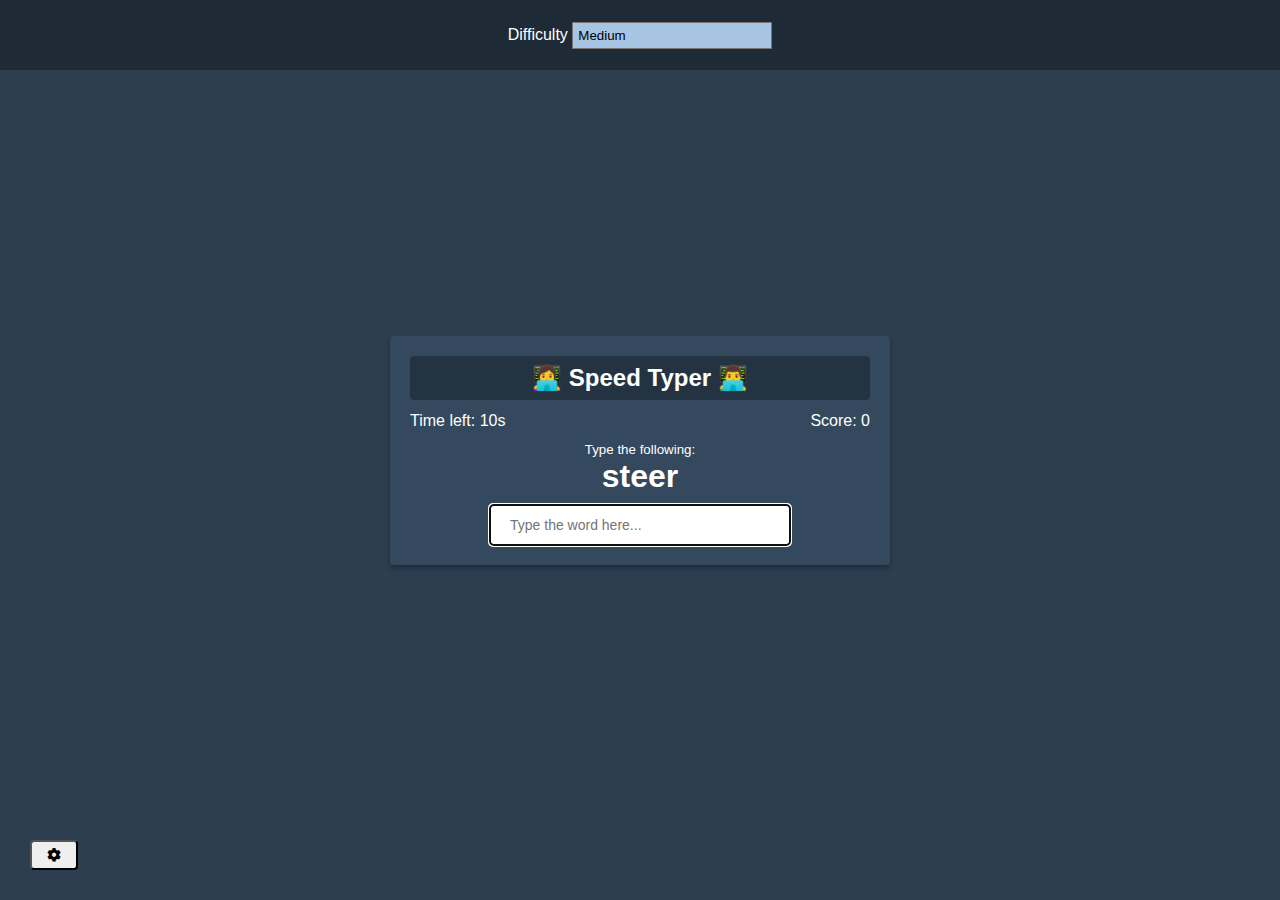
<file: index.html>
<!DOCTYPE html>
<html lang="en">
  <head>
    <meta charset="UTF-8" />
    <meta name="viewport" content="width=device-width, initial-scale=1.0" />
    <meta http-equiv="X-UA-Compatible" content="ie=edge" />
    <link
      rel="stylesheet"
      href="https://cdnjs.cloudflare.com/ajax/libs/font-awesome/5.11.2/css/all.min.css"
      crossorigin="anonymous"
    />
    <link rel="stylesheet" href="style.css" />
    <title>Speed Typer</title>
  </head>
  <body>
    <button id="settings-btn" class="settings-btn">
      <i class="fas fa-cog"></i>
    </button>

    <div id="settings" class="settings">
      <form id="settings-form">
        <div>
          <label for="difficulty">Difficulty</label>
          <select id="difficulty">
            <option value="easy">Easy</option>
            <option value="medium">Medium</option>
            <option value="hard">Hard</option>
          </select>
        </div>
      </form>
    </div>

    <div class="container">
      <h2>👩‍💻 Speed Typer 👨‍💻</h2>
      <small>Type the following:</small>

      <h1 id="word"></h1>

      <input
        type="text"
        id="text"
        autocomplete="off"
        placeholder="Type the word here..."
        autofocus
      />

      <p class="time-container">Time left: <span id="time">10s</span></p>

      <p class="score-container">Score: <span id="score">0</span></p>

      <div id="end-game-container" class="end-game-container"></div>
    </div>

    <script src="script.js"></script>
  </body>
</html>
</file>
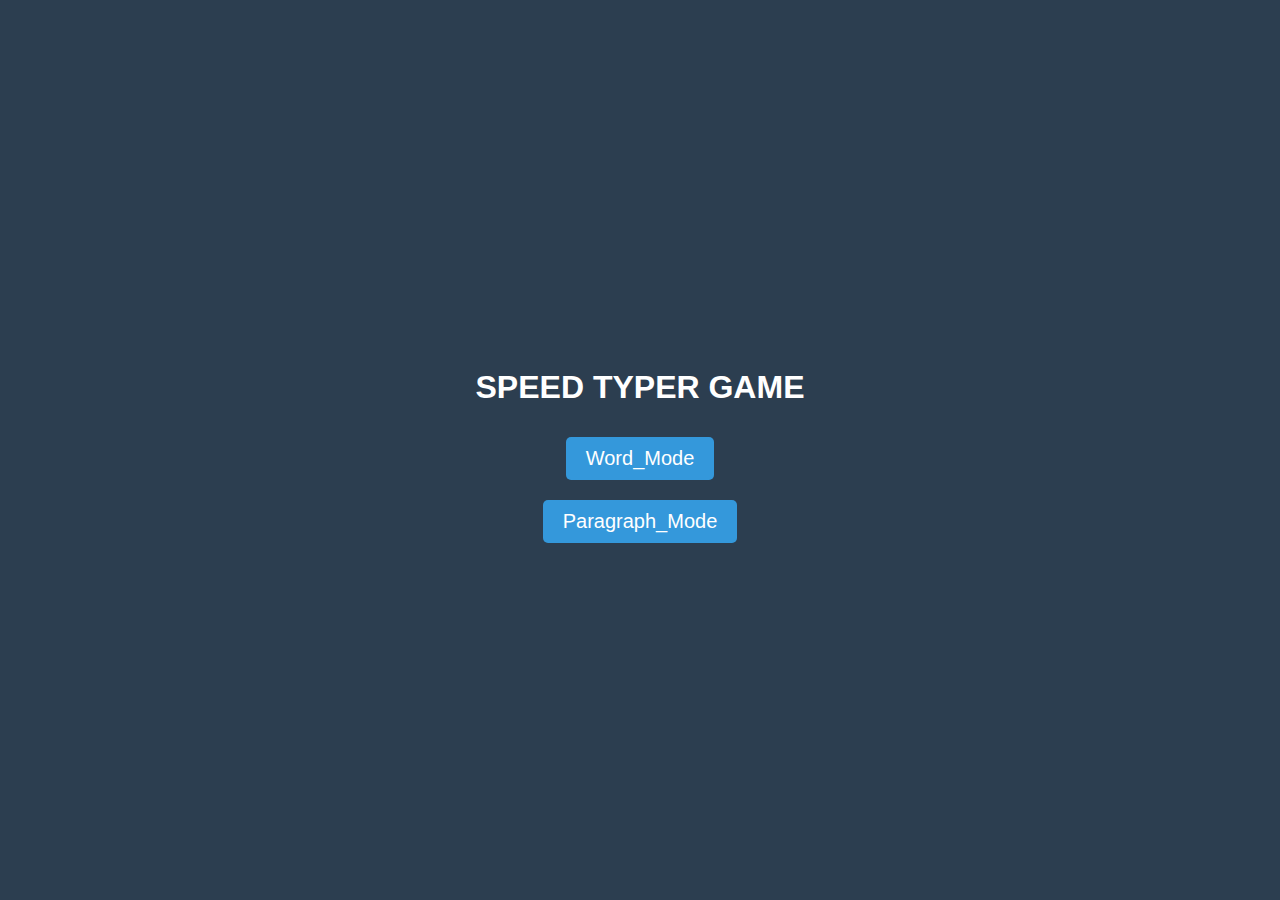
<file: home.html>
<!DOCTYPE html>
<html lang="en">
<head>
    <meta charset="UTF-8">
    <meta name="viewport" content="width=device-width, initial-scale=1.0">
    <title>Main_Page</title>
    <style>
          body {
    background-color: #2c3e50;
    display: flex;
    align-items: center;
    justify-content: center;
    min-height: 100vh;
    margin: 0;
    font-family: Verdana, Geneva, Tahoma, sans-serif;
  }
  button {
    cursor: pointer;
    font-size: 14px;
    border-radius: 4px;



    
    padding: 5px 15px;
  }
  .home-page {
    display: flex;
    flex-direction: column;
    align-items: center;
    justify-content: center;
    min-height: 100vh;
    background-color: #2c3e50;
    color: #fff;
  }
  
  .mode-btn {
    font-size: 20px;
    padding: 10px 20px;
    margin: 10px;
    border: none;
    background-color: #3498db;
    color: #fff;
    border-radius: 5px;
    cursor: pointer;
    transition: background-color 0.3s;
  }
  
  .mode-btn:hover {
    background-color: #2980b9;
  }
  
  .hidden {
    display: none;
  }
    </style>
</head>
<body>
    <div id="home-page" class="home-page">
        <h1>SPEED TYPER GAME</h1>
        <a href="index.html"><button id="word-mode-btn" class="mode-btn">Word_Mode</button></a>
        <a href="indexpara.html"><button id="paragraph-mode-btn" class="mode-btn">Paragraph_Mode</button></a>
      </div>
  
</body>
</html>
</file>
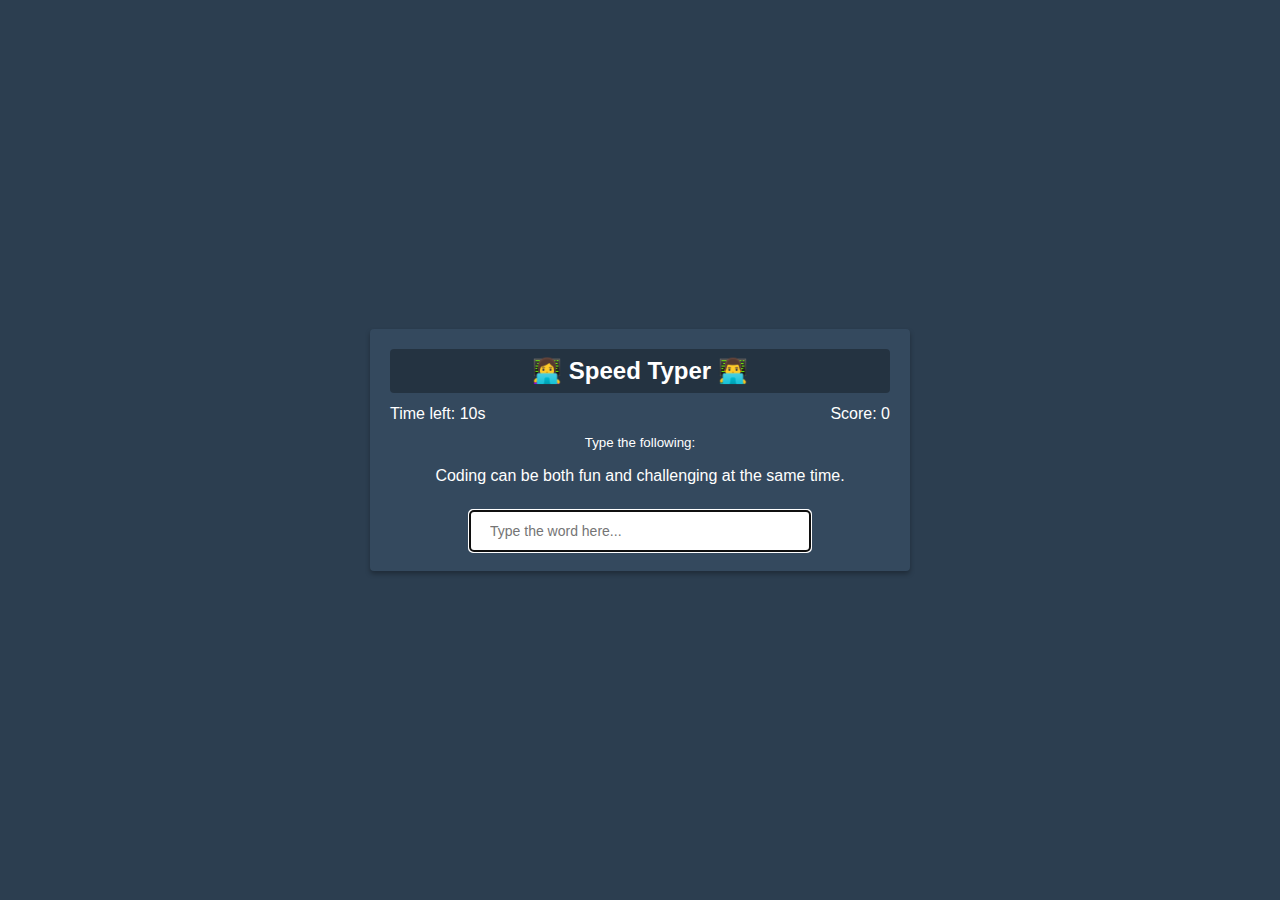
<file: indexpara.html>
<!DOCTYPE html>
<html>
<head>
    <title>Typing Game</title>
    <link rel="stylesheet" href="stylepara.css">
    <script defer src="scriptpara.js"></script> 
</head>
<body>
    <div id="game-page" class="game-page">
        <div class="container">
          <h2>👩‍💻 Speed Typer 👨‍💻</h2>
          <small>Type the following:</small>
  
          <p id="paragraph"></p> 
  
          <input type="text" id="inputBox" autocomplete="off" placeholder="Type the word here..." autofocus />
  
          <p class="time-container">Time left: <span id="timeLeft">10s</span></p>
  
          <p class="score-container">Score: <span id="score">0</span></p>
  
          <div id="end-game-container" class="end-game-container"></div>
        </div>
    </div>
</body>
</html>
</file>
<file: style.css>
* {
    box-sizing: border-box;
  }
  
  body {
    background-color: #2c3e50;
    display: flex;
    align-items: center;
    justify-content: center;
    min-height: 100vh;
    margin: 0;
    font-family: Verdana, Geneva, Tahoma, sans-serif;
  }
  
  button {
    cursor: pointer;
    font-size: 14px;
    border-radius: 4px;
    padding: 5px 15px;
  }
  
  select {
    width: 200px;
    padding: 5px;
    appearance: none;
    -webkit-appearance: none;
    -moz-appearance: none;
    border-radius: 0;
    background-color: #a7c5e3;
  }
  
  select:focus,
  button:focus {
    outline: 0;
  }
  
  .settings-btn {
    position: absolute;
    bottom: 30px;
    left: 30px;
  }
  
  .settings {
    position: absolute;
    top: 0;
    left: 0;
    width: 100%;
    background-color: rgba(0, 0, 0, 0.3);
    height: 70px;
    color: #fff;
    display: flex;
    align-items: center;
    justify-content: center;
    transform: translateY(0);
    transition: transform 0.3s ease-in-out;
  }
  
  .settings.hide {
    transform: translateY(-100%);
  }
  
  .container {
    background-color: #34495e;
    padding: 20px;
    border-radius: 4px;
    box-shadow: 0 3px 5px rgba(0, 0, 0, 0.3);
    color: #fff;
    position: relative;
    text-align: center;
    width: 500px;
  }
  
  h2 {
    background-color: rgba(0, 0, 0, 0.3);
    padding: 8px;
    border-radius: 4px;
    margin: 0 0 40px;
  }
  
  h1 {
    margin: 0;
  }
  
  input {
    border: 0;
    border-radius: 4px;
    font-size: 14px;
    width: 300px;
    padding: 12px 20px;
    margin-top: 10px;
  }
  
  .score-container {
    position: absolute;
    top: 60px;
    right: 20px;
  }
  
  .time-container {
    position: absolute;
    top: 60px;
    left: 20px;
  }
  
  .end-game-container {
    background-color: inherit;
    display: none;
    align-items: center;
    justify-content: center;
    flex-direction: column;
    position: absolute;
    top: 0;
    left: 0;
    width: 100%;
    height: 100%;
    z-index: 1;
  }
</file>
<file: stylepara.css>
#word {
    box-sizing: border-box;
  }
  body {
    background-color: #2c3e50;
    display: flex;
    align-items: center;
    justify-content: center;
    min-height: 100vh;
    margin: 0;
    font-family: Verdana, Geneva, Tahoma, sans-serif;
  }
  button {
    cursor: pointer;
    font-size: 14px;
    border-radius: 4px;
    padding: 5px 15px;
  }
  select {
    width: 200px;
    padding: 5px;
    appearance: none;
    -webkit-appearance: none;
    -moz-appearance: none;
    border-radius: 0;
    background-color: #a7c5e3;
  }
  
  select:focus,
  button:focus {
    outline: 0;
  }
  
  .settings-btn {
    position: absolute;
    bottom: 30px;
    left: 30px;
  }
  
  .settings {
    position: absolute;
    top: 0;
    left: 0;
    width: 100%;
    background-color: rgba(0, 0, 0, 0.3);
    height: 70px;
    color: #fff;
    display: flex;
    align-items: center;
    justify-content: center;
    transform: translateY(0);
    transition: transform 0.3s ease-in-out;
  }
  
  .settings.hide {
    transform: translateY(-100%);
  }
  .container {
    background-color: #34495e;
    padding: 20px;
    border-radius: 4px;
    box-shadow: 0 3px 5px rgba(0, 0, 0, 0.3);
    color: #fff;
    position: relative;
    text-align: center;
    width: 500px;
  }
  
  h2 {
    background-color: rgba(0, 0, 0, 0.3);
    padding: 8px;
    border-radius: 4px;
    margin: 0 0 40px;
  }
  
  h1 {
    margin: 0;
  }
  
  input {
    border: 0;
    border-radius: 4px;
    font-size: 14px;
    width: 300px;
    padding: 12px 20px;
    margin-top: 10px;
  }
  
  .score-container {
    position: absolute;
    top: 60px;
    right: 20px;
  }
  
  .time-container {
    position: absolute;
    top: 60px;
    left: 20px;
  }
  .end-game-container {
    background-color: inherit;
    display: none;
    align-items: center;
    justify-content: center;
    flex-direction: column;
    position: absolute;
    top: 0;
    left: 0;
    width: 100%;
    height: 100%;
    z-index: 1;
  }
  .home-page {
    display: flex;
    flex-direction: column;
    align-items: center;
    justify-content: center;
    min-height: 100vh;
    background-color: #2c3e50;
    color: #fff;
  }
  
  .mode-btn {
    font-size: 20px;
    padding: 10px 20px;
    margin: 10px;
    border: none;
    background-color: #3498db;
    color: #fff;
    border-radius: 5px;
    cursor: pointer;
    transition: background-color 0.3s;
  }
  
  .mode-btn:hover {
    background-color: #2980b9;
  }
</file>
